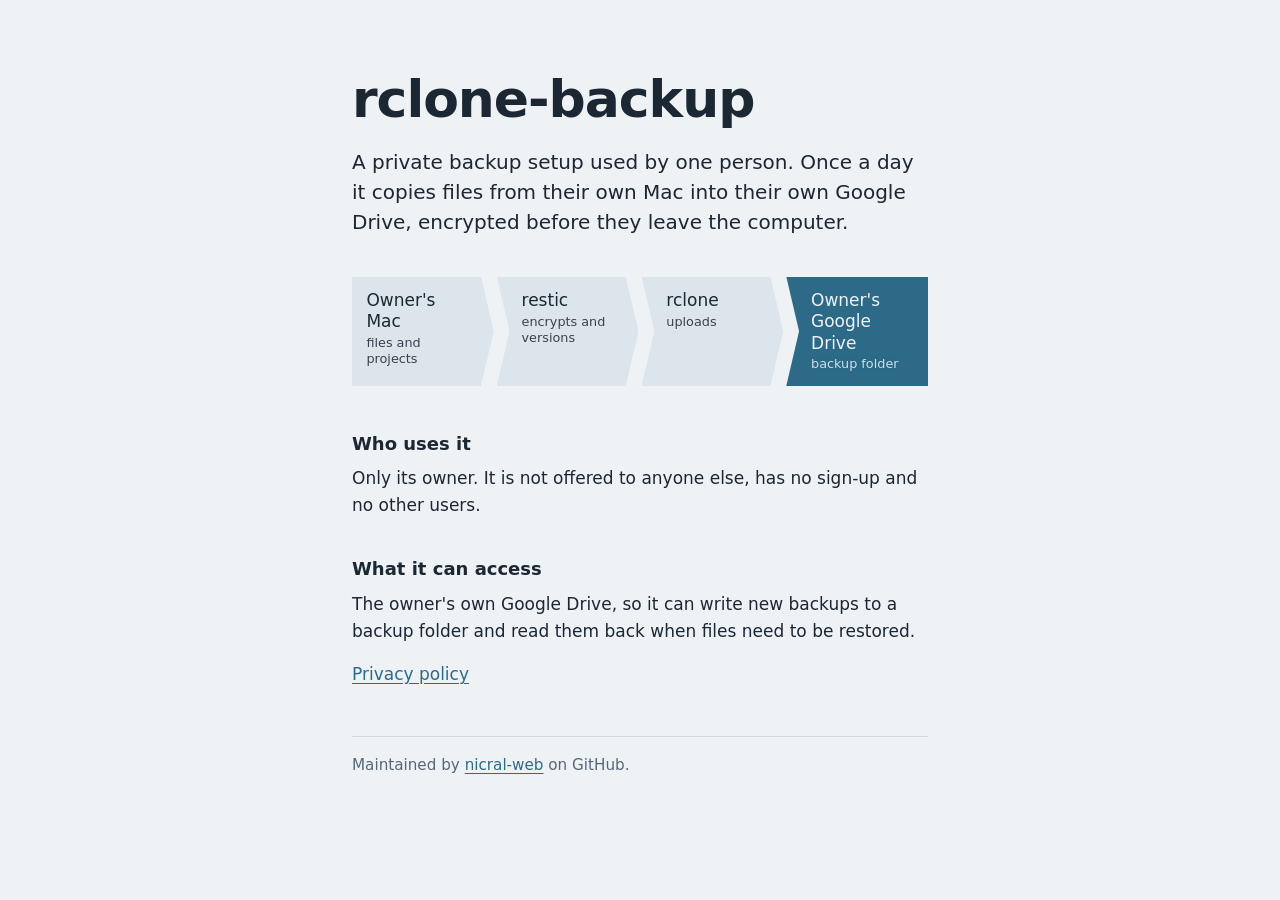
<file: index.html>
<!doctype html>
<html lang="en">
<head>
  <meta charset="utf-8">
  <meta name="viewport" content="width=device-width, initial-scale=1">
  <title>rclone-backup</title>
  <meta name="description" content="A personal backup setup that copies one person's files into their own Google Drive.">
  <link rel="stylesheet" href="style.css">
</head>
<body>
  <main>
    <h1>rclone-backup</h1>
    <p class="lead">A private backup setup used by one person. Once a day it copies files from their own Mac into
      their own Google Drive, encrypted before they leave the computer.</p>

    <ol class="lane" aria-label="How a backup travels">
      <li>Owner's Mac<small>files and projects</small></li>
      <li>restic<small>encrypts and versions</small></li>
      <li>rclone<small>uploads</small></li>
      <li>Owner's Google Drive<small>backup folder</small></li>
    </ol>

    <h2>Who uses it</h2>
    <p>Only its owner. It is not offered to anyone else, has no sign-up and no other users.</p>

    <h2>What it can access</h2>
    <p>The owner's own Google Drive, so it can write new backups to a backup folder and read them back when files
      need to be restored.</p>

    <p><a href="privacy.html">Privacy policy</a></p>

    <footer>Maintained by <a href="https://github.com/nicral-web">nicral-web</a> on GitHub.</footer>
  </main>
</body>
</html>
</file>
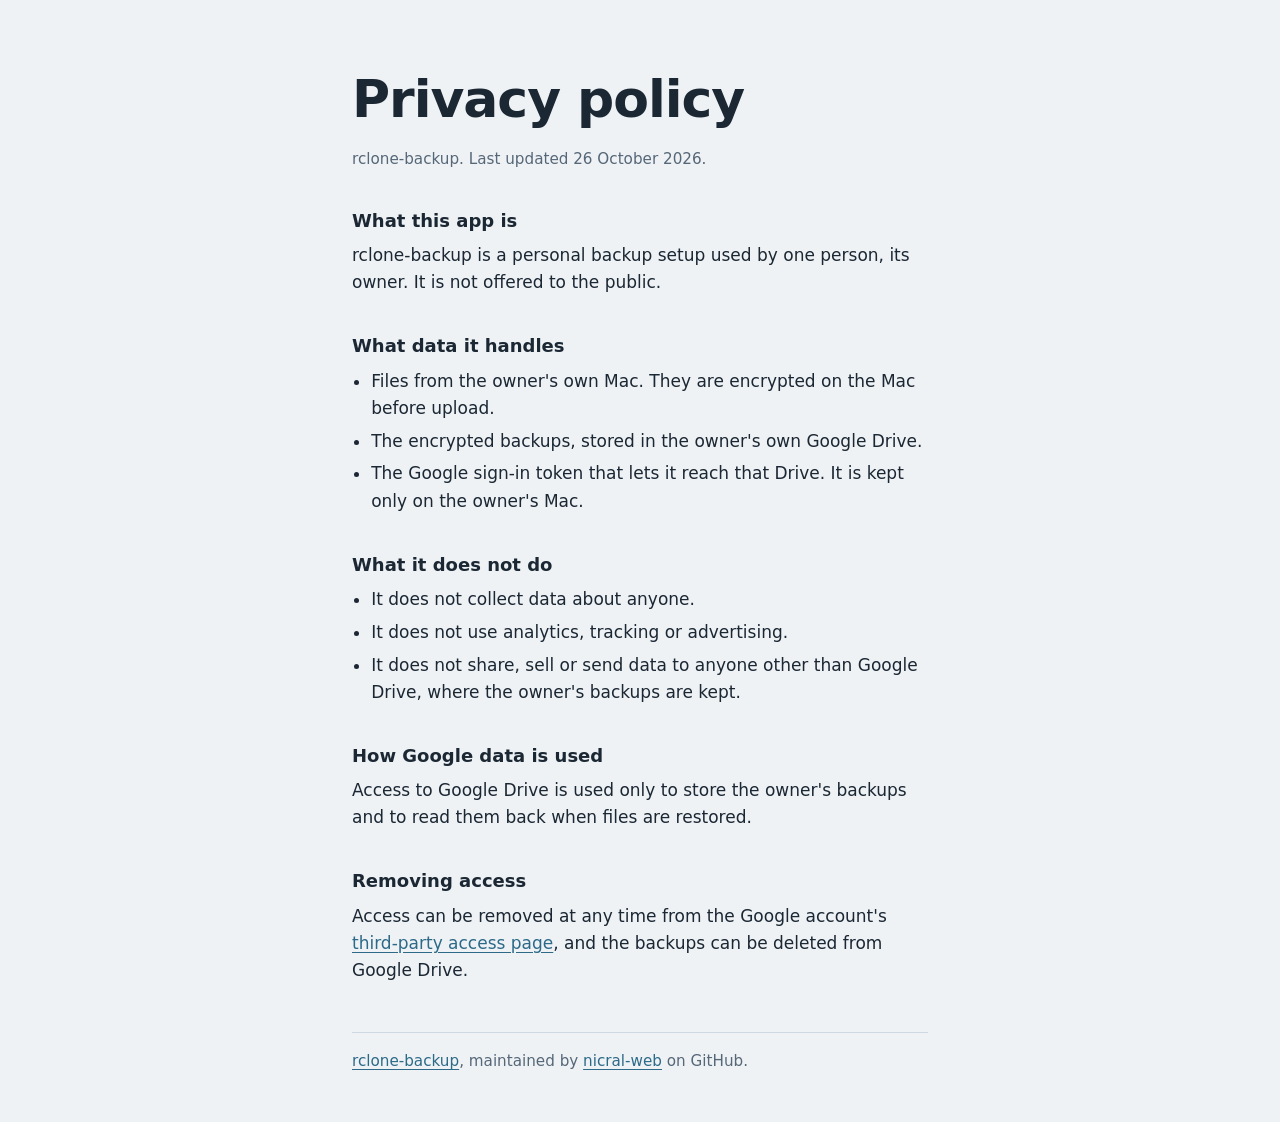
<file: privacy.html>
<!doctype html>
<html lang="en">
<head>
  <meta charset="utf-8">
  <meta name="viewport" content="width=device-width, initial-scale=1">
  <title>Privacy policy</title>
  <meta name="description" content="Privacy policy for rclone-backup, a personal single-user backup setup.">
  <link rel="stylesheet" href="style.css">
</head>
<body>
  <main>
    <h1>Privacy policy</h1>
    <p class="updated">rclone-backup. Last updated 26 October 2026.</p>

    <h2>What this app is</h2>
    <p>rclone-backup is a personal backup setup used by one person, its owner. It is not offered to the public.</p>

    <h2>What data it handles</h2>
    <ul>
      <li>Files from the owner's own Mac. They are encrypted on the Mac before upload.</li>
      <li>The encrypted backups, stored in the owner's own Google Drive.</li>
      <li>The Google sign-in token that lets it reach that Drive. It is kept only on the owner's Mac.</li>
    </ul>

    <h2>What it does not do</h2>
    <ul>
      <li>It does not collect data about anyone.</li>
      <li>It does not use analytics, tracking or advertising.</li>
      <li>It does not share, sell or send data to anyone other than Google Drive, where the owner's backups are kept.</li>
    </ul>

    <h2>How Google data is used</h2>
    <p>Access to Google Drive is used only to store the owner's backups and to read them back when files are
      restored.</p>

    <h2>Removing access</h2>
    <p>Access can be removed at any time from the Google account's
      <a href="https://myaccount.google.com/permissions">third-party access page</a>, and the backups can be deleted
      from Google Drive.</p>

    <footer><a href="./">rclone-backup</a>, maintained by <a href="https://github.com/nicral-web">nicral-web</a> on GitHub.</footer>
  </main>
</body>
</html>
</file>
<file: style.css>
:root {
  --fog: #eef2f5;
  --ink: #1b2733;
  --muted: #566778;
  --rule: #cfd8e0;
  --steel: #2c6a88;
  --lane: #dde5ec;
}

@media (prefers-color-scheme: dark) {
  :root {
    --fog: #141b22;
    --ink: #e3e9ee;
    --muted: #9aabba;
    --rule: #2c3844;
    --steel: #7fb8d4;
    --lane: #1e2832;
  }
}

* { box-sizing: border-box; }

body {
  margin: 0;
  background: var(--fog);
  color: var(--ink);
  font-family: "Avenir Next", Avenir, "Segoe UI", system-ui, sans-serif;
  font-size: 1.0625rem;
  line-height: 1.6;
}

main {
  max-width: 38rem;
  margin: 0 auto;
  padding: 4.5rem 1rem 3rem;
}

h1 {
  font-size: clamp(2.25rem, 6vw, 3.25rem);
  font-weight: 600;
  line-height: 1.05;
  letter-spacing: -0.02em;
  margin: 0 0 1.25rem;
}

h2 {
  font-size: 1.125rem;
  font-weight: 600;
  margin: 2.25rem 0 0.4rem;
}

p, ul { margin: 0 0 1rem; max-width: 62ch; }
ul { padding-left: 1.2rem; }
li { margin-bottom: 0.35rem; }

.lead { font-size: 1.25rem; line-height: 1.5; color: var(--ink); }
.updated { color: var(--muted); font-size: 0.95rem; }

a { color: var(--steel); text-underline-offset: 0.2em; }
a:focus-visible { outline: 2px solid var(--steel); outline-offset: 3px; border-radius: 2px; }

/* The path a backup takes: the one distinctive element on the page. */
.lane {
  --notch: 0.8rem;
  list-style: none;
  padding: 0;
  margin: 2.5rem 0 2.75rem;
  max-width: none;
  display: grid;
  grid-template-columns: repeat(4, 1fr);
  gap: 3px;
}
.lane li {
  margin: 0;
  padding: 0.85rem calc(var(--notch) + 0.5rem) 0.85rem calc(var(--notch) + 0.75rem);
  background: var(--lane);
  font-weight: 500;
  line-height: 1.25;
  clip-path: polygon(0 0, calc(100% - var(--notch)) 0, 100% 50%, calc(100% - var(--notch)) 100%, 0 100%, var(--notch) 50%);
}
.lane li:first-child {
  padding-left: 0.9rem;
  clip-path: polygon(0 0, calc(100% - var(--notch)) 0, 100% 50%, calc(100% - var(--notch)) 100%, 0 100%);
}
.lane li:last-child {
  background: var(--steel);
  color: var(--fog);
  clip-path: polygon(0 0, 100% 0, 100% 100%, 0 100%, var(--notch) 50%);
}
.lane small { display: block; font-weight: 400; font-size: 0.8rem; opacity: 0.85; margin-top: 0.15rem; }

footer {
  margin-top: 3rem;
  padding-top: 1rem;
  border-top: 1px solid var(--rule);
  color: var(--muted);
  font-size: 0.95rem;
}

@media (max-width: 34rem) {
  main { padding-top: 3rem; }
  .lane { grid-template-columns: 1fr; gap: 2px; }
  .lane li, .lane li:first-child, .lane li:last-child { padding-left: 1rem; clip-path: none; }
}
</file>
